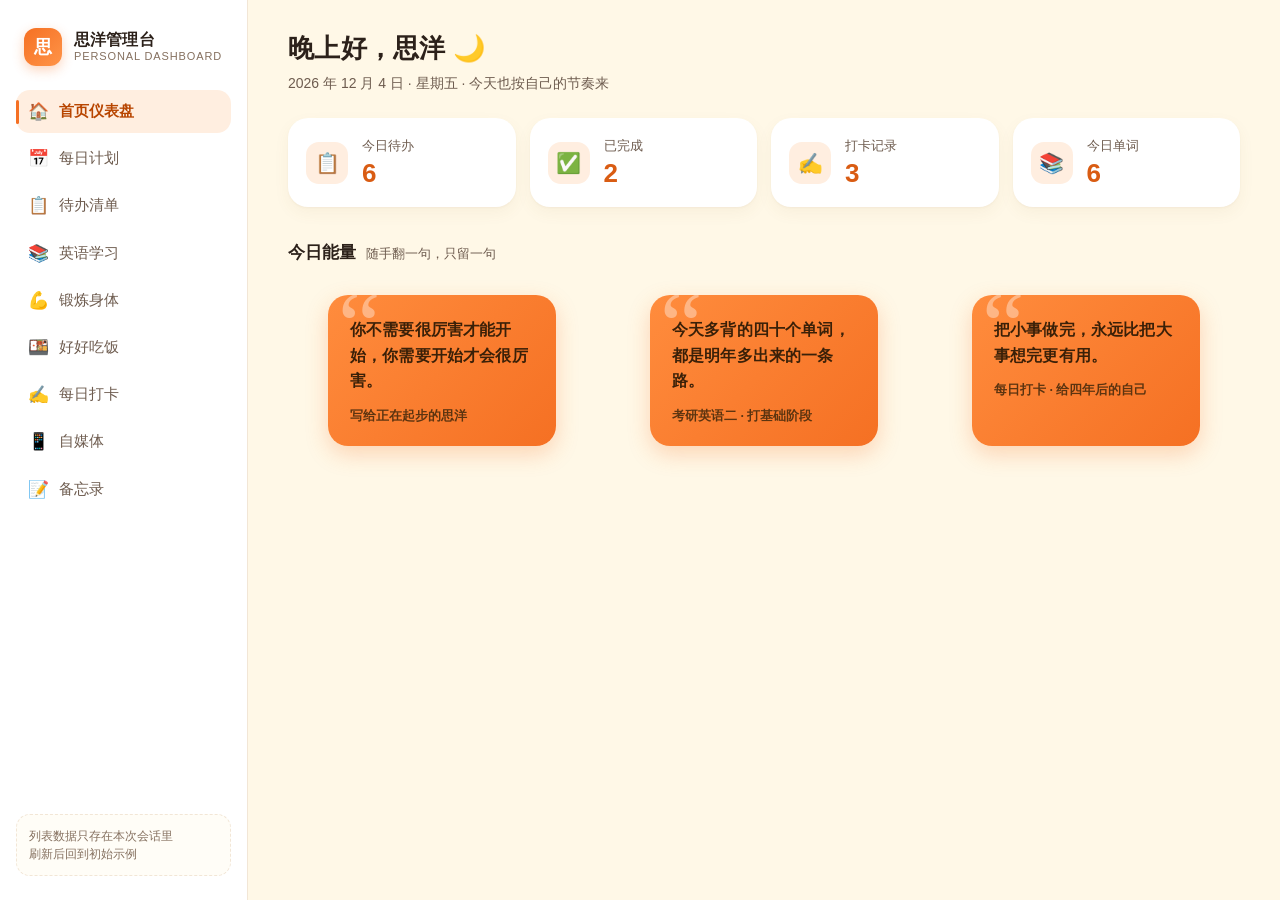
<file: legacy/index.html>
<!DOCTYPE html>
<html lang="zh-CN">
<head>
  <meta charset="UTF-8">
  <meta name="viewport" content="width=device-width, initial-scale=1, viewport-fit=cover">
  <meta name="theme-color" content="#FFF8E7">
  <title>思洋 · 个人管理台</title>
  <link rel="stylesheet" href="style.css">
</head>
<body>

  <!--
    桌面端：贴浏览器最左侧的固定导航（aside）
    移动端：同一套 DOM，靠 CSS 变成底部 tab 栏 —— 不写两份导航，避免状态不同步
  -->
  <aside class="sidebar">
    <div class="brand">
      <!-- 这里的名字是首屏兜底；app.js 的 init() 会用 OWNER 常量再同步一遍，
           以后改名只动 app.js 里那一行就够了 -->
      <span class="brand__mark" aria-hidden="true">思</span>
      <span class="brand__text">
        <strong>思洋管理台</strong>
        <em>Personal Dashboard</em>
      </span>
    </div>

    <nav class="nav" id="nav" aria-label="主导航">
      <button class="nav__item" type="button" data-page="home"      aria-current="false"><span class="nav__ico" aria-hidden="true">🏠</span><span class="nav__label">首页仪表盘</span></button>
      <button class="nav__item" type="button" data-page="plan"      aria-current="false"><span class="nav__ico" aria-hidden="true">📅</span><span class="nav__label">每日计划</span></button>
      <button class="nav__item" type="button" data-page="todo"      aria-current="false"><span class="nav__ico" aria-hidden="true">📋</span><span class="nav__label">待办清单</span></button>
      <button class="nav__item" type="button" data-page="english"   aria-current="false"><span class="nav__ico" aria-hidden="true">📚</span><span class="nav__label">英语学习</span></button>
      <button class="nav__item" type="button" data-page="fitness"   aria-current="false"><span class="nav__ico" aria-hidden="true">💪</span><span class="nav__label">锻炼身体</span></button>
      <button class="nav__item" type="button" data-page="meal"      aria-current="false"><span class="nav__ico" aria-hidden="true">🍱</span><span class="nav__label">好好吃饭</span></button>
      <button class="nav__item" type="button" data-page="checkin"   aria-current="false"><span class="nav__ico" aria-hidden="true">✍️</span><span class="nav__label">每日打卡</span></button>
      <button class="nav__item" type="button" data-page="media"     aria-current="false"><span class="nav__ico" aria-hidden="true">📱</span><span class="nav__label">自媒体</span></button>
      <button class="nav__item" type="button" data-page="memo"      aria-current="false"><span class="nav__ico" aria-hidden="true">📝</span><span class="nav__label">备忘录</span></button>
    </nav>

    <p class="sidebar__foot">列表数据只存在本次会话里<br>刷新后回到初始示例</p>
  </aside>

  <main class="main" id="main">

    <!-- ============ 1. 首页仪表盘 ============ -->
    <section class="page" data-page="home" hidden>
      <header class="page__head">
        <h1 class="page__title" id="greeting">你好，思洋</h1>
        <p class="page__sub" id="today">—</p>
      </header>

      <!-- 手机/窄屏 2 张，宽屏（≥1200px）自动补齐成 4 张 -->
      <div class="stats">
        <article class="card stat">
          <span class="stat__ico" aria-hidden="true">📋</span>
          <div class="stat__body">
            <p class="stat__label">今日待办</p>
            <p class="stat__value" id="stat-todo">0</p>
          </div>
        </article>
        <article class="card stat">
          <span class="stat__ico" aria-hidden="true">✅</span>
          <div class="stat__body">
            <p class="stat__label">已完成</p>
            <p class="stat__value" id="stat-done">0</p>
          </div>
        </article>
        <article class="card stat stat--extra">
          <span class="stat__ico" aria-hidden="true">✍️</span>
          <div class="stat__body">
            <p class="stat__label">打卡记录</p>
            <p class="stat__value" id="stat-checkin">0</p>
          </div>
        </article>
        <article class="card stat stat--extra">
          <span class="stat__ico" aria-hidden="true">📚</span>
          <div class="stat__body">
            <p class="stat__label">今日单词</p>
            <p class="stat__value" id="stat-word">0</p>
          </div>
        </article>
      </div>

      <h2 class="section__title">今日能量 <span class="section__hint">随手翻一句，只留一句</span></h2>
      <div class="quotes" id="quotes"></div>
    </section>

    <!-- ============ 2. 每日计划 ============ -->
    <section class="page" data-page="plan" hidden>
      <header class="page__head">
        <h1 class="page__title">📅 每日计划</h1>
        <p class="page__sub">把一天切成几段，每段只放一件事。</p>
      </header>

      <form class="form" data-form="plan" autocomplete="off">
        <label class="field">
          <span>时段</span>
          <input class="input" type="text" name="time" placeholder="08:00 – 09:40">
        </label>
        <label class="field field--wide">
          <span>要做的事</span>
          <input class="input" type="text" name="task" placeholder="例如：微积分（上）第二章习题">
        </label>
        <label class="field">
          <span>分类标签</span>
          <input class="input" type="text" name="tag" placeholder="上课 / 组织 / 考研">
        </label>
        <button class="btn btn--primary" type="submit">＋ 添加</button>
      </form>

      <ul class="list" id="list-plans"></ul>
    </section>

    <!-- ============ 3. 待办清单 ============ -->
    <section class="page" data-page="todo" hidden>
      <header class="page__head">
        <h1 class="page__title">📋 待办清单</h1>
        <p class="page__sub">勾掉一件，心里就轻一点。</p>
      </header>

      <h2 class="section__title">今日待办</h2>
      <form class="form" data-form="todo" autocomplete="off">
        <label class="field field--wide">
          <span>新增待办</span>
          <input class="input" type="text" name="text" placeholder="今天必须完成的一件事…">
        </label>
        <button class="btn btn--primary" type="submit">＋ 添加</button>
      </form>

      <ul class="list" id="list-todos"></ul>
    </section>

    <!-- ============ 4. 英语学习 ============ -->
    <section class="page" data-page="english" hidden>
      <header class="page__head">
        <h1 class="page__title">📚 英语学习</h1>
        <p class="page__sub">一天几个词，一年就是一座小仓库。</p>
      </header>

      <h2 class="section__title">今日单词</h2>
      <form class="form" data-form="word" autocomplete="off">
        <label class="field">
          <span>单词</span>
          <input class="input" type="text" name="word" placeholder="persist">
        </label>
        <label class="field">
          <span>音标（可选）</span>
          <input class="input" type="text" name="phonetic" placeholder="/pəˈsɪst/">
        </label>
        <label class="field field--wide">
          <span>释义</span>
          <input class="input" type="text" name="meaning" placeholder="v. 坚持；持续存在">
        </label>
        <button class="btn btn--primary" type="submit">＋ 添加</button>
      </form>

      <div class="grid grid--words" id="list-words"></div>
    </section>

    <!-- ============ 5. 锻炼身体 ============ -->
    <section class="page" data-page="fitness" hidden>
      <header class="page__head">
        <h1 class="page__title">💪 锻炼身体</h1>
        <p class="page__sub">先练起来，动作标准比重量重要。</p>
      </header>

      <h2 class="section__title">今日训练计划</h2>
      <form class="form" data-form="workout" autocomplete="off">
        <label class="field">
          <span>项目名称</span>
          <input class="input" type="text" name="name" placeholder="深蹲">
        </label>
        <label class="field field--sm">
          <span>时长（可选）</span>
          <input class="input" type="text" name="duration" placeholder="15 分钟">
        </label>
        <label class="field field--sm">
          <span>组数（可选）</span>
          <input class="input" type="text" name="sets" placeholder="4 组 × 15 次">
        </label>
        <label class="field field--wide">
          <span>备注 / 要领</span>
          <input class="input" type="text" name="note" placeholder="膝盖别内扣，起身呼气">
        </label>
        <button class="btn btn--primary" type="submit">＋ 添加</button>
      </form>

      <ul class="list" id="list-workouts"></ul>
    </section>

    <!-- ============ 6. 好好吃饭 ============ -->
    <section class="page" data-page="meal" hidden>
      <header class="page__head">
        <h1 class="page__title">🍱 好好吃饭</h1>
        <p class="page__sub">吃顺了，情绪和状态都会跟着稳。</p>
      </header>

      <h2 class="section__title">今日食谱</h2>
      <form class="form" data-form="meal" autocomplete="off">
        <label class="field field--sm">
          <span>餐次</span>
          <!-- datalist：可以点选常用餐次，也可以自己输入 -->
          <input class="input" type="text" name="meal" list="meal-options" placeholder="早餐">
          <datalist id="meal-options">
            <option value="早餐"></option>
            <option value="午餐"></option>
            <option value="晚餐"></option>
            <option value="加餐"></option>
          </datalist>
        </label>
        <label class="field field--wide">
          <span>菜单</span>
          <input class="input" type="text" name="menu" placeholder="杂粮饭 + 香煎鸡胸 + 西兰花">
        </label>
        <label class="field field--sm">
          <span>热量 kcal</span>
          <input class="input" type="number" name="kcal" min="0" step="10" placeholder="650">
        </label>
        <label class="field field--sm">
          <span>标签（可选）</span>
          <input class="input" type="text" name="tag" placeholder="减脂 / 高蛋白">
        </label>
        <button class="btn btn--primary" type="submit">＋ 添加</button>
      </form>

      <div class="grid grid--meals" id="list-meals"></div>
    </section>

    <!-- ============ 7. 每日打卡 ============ -->
    <section class="page" data-page="checkin" hidden>
      <header class="page__head">
        <h1 class="page__title">✍️ 每日打卡</h1>
        <p class="page__sub">不用写得好看，写得真实就行。</p>
      </header>

      <h2 class="section__title">写下一句今天的心情</h2>
      <form class="form" data-form="checkin" autocomplete="off">
        <label class="field field--wide">
          <span>今天的心情</span>
          <input class="input" type="text" name="text" placeholder="今天最想记住的一件小事…">
        </label>
        <button class="btn btn--primary" type="submit">✍️ 打卡</button>
      </form>

      <ul class="list" id="list-checkins"></ul>
    </section>

    <!-- ============ 8. 自媒体 ============ -->
    <section class="page" data-page="media" hidden>
      <header class="page__head">
        <h1 class="page__title">📱 自媒体</h1>
        <p class="page__sub">先稳定更新，再谈数据。</p>
      </header>

      <h2 class="section__title">内容创作</h2>
      <form class="form" data-form="media" autocomplete="off">
        <label class="field field--wide">
          <span>内容标题</span>
          <input class="input" type="text" name="title" placeholder="从零手写一个 Python 爬虫：完整链路">
        </label>
        <!-- 平台 / 状态用 select：值可控，后面才好做统计和颜色标记 -->
        <label class="field field--sm">
          <span>平台</span>
          <!-- 思洋实际在更的两个平台放前面，其余保留备用；
               改动这里要同步 app.js 里 renderMedia() 的 selectHtml 数组 -->
          <select class="input" name="platform">
            <option value="CSDN">CSDN</option>
            <option value="知乎">知乎</option>
            <option value="B站">B站</option>
            <option value="小红书">小红书</option>
            <option value="抖音">抖音</option>
            <option value="公众号">公众号</option>
          </select>
        </label>
        <label class="field field--sm">
          <span>状态</span>
          <select class="input" name="status">
            <option value="构思中">构思中</option>
            <option value="撰写中">撰写中</option>
            <option value="已发布">已发布</option>
          </select>
        </label>
        <label class="field field--sm">
          <span>浏览量</span>
          <input class="input" type="number" name="views" min="0" step="100" placeholder="0">
        </label>
        <button class="btn btn--primary" type="submit">＋ 添加</button>
      </form>

      <ul class="list" id="list-media"></ul>
    </section>

    <!-- ============ 9. 备忘录 ============ -->
    <section class="page" data-page="memo" hidden>
      <header class="page__head">
        <h1 class="page__title">📝 备忘录</h1>
        <p class="page__sub">脑子用来想事，不用来记时间。</p>
      </header>

      <h2 class="section__title">小本本</h2>
      <form class="form" data-form="memo" autocomplete="off">
        <label class="field field--sm">
          <span>时间</span>
          <input class="input" type="datetime-local" name="time">
        </label>
        <label class="field field--wide">
          <span>备忘内容</span>
          <input class="input" type="text" name="text" placeholder="把《入党申请书》交给团支书">
        </label>
        <button class="btn btn--primary" type="submit">＋ 添加</button>
      </form>

      <ul class="list" id="list-memos"></ul>
    </section>

  </main>

  <!-- 轻量操作反馈，避免"点了没反应" -->
  <div class="toast" id="toast" role="status" aria-live="polite"></div>

  <script src="app.js"></script>
</body>
</html>
</file>
<file: legacy/style.css>
/* =========================================================
   思洋 · 个人管理台 —— 样式表
   ---------------------------------------------------------
   视觉基调：米黄底 #FFF8E7 + 主橙 #F57023 + 白色大圆角卡片
   间距刻度：4 / 8 / 12 / 16 / 24 / 32 / 48（不随手写 13px、17px）
   断点：1200px 统计卡 2→4 ｜ 1024px 语录卡横排 ｜ 880px 导航落到底部 ｜ 560px 行内容换行
   ========================================================= */

:root {
  /* 颜色：主色 1 + 强调（同色深阶）+ 中性色若干，总共不超过三种色相 */
  --bg:            #FFF8E7;
  --surface:       #FFFFFF;
  --surface-soft:  #FFFDF7;
  --primary:       #F57023;
  --primary-strong:#D95C13;
  --primary-soft:  #FFEEE0;
  /* 小字号专用深阶：12~14px 的文字压在主色上是达不到 AA（4.5:1）的，
     所以小字改用这几个更深的值；大号数字/按钮仍用上面品牌色 */
  --primary-ink:   #B84500;

  --ink:           #2C211A;   /* 正文，对白底对比度 ≈ 13:1，远超 AA */
  --ink-2:         #6E5C4F;   /* 次要文字 */
  --ink-3:         #85705F;   /* 占位/补充文字（原 #A08D7E 对米黄底只有 3:1，偏浅） */
  --line:          #F2E6D6;

  --ok:    #2E9E6B;
  --ok-ink:   #1B7A4B;
  --warn:  #C98A0E;
  --warn-ink: #8A5A00;
  --idea:  #8C7A6B;
  --idea-ink: #6B5A4A;
  --danger:#E2494E;

  /* 圆角与阴影：卡片走大圆角 + 轻阴影，靠留白而不是描边做分区 */
  --radius-lg: 20px;
  --radius-md: 14px;
  --radius-sm: 10px;
  --shadow-sm: 0 1px 2px rgba(140, 95, 55, .05), 0 6px 16px rgba(140, 95, 55, .06);
  --shadow-md: 0 10px 30px rgba(140, 95, 55, .14);

  --sidebar-w: 248px;
}

* { box-sizing: border-box; }

html, body { margin: 0; padding: 0; }

body {
  min-height: 100vh;
  background: var(--bg);
  color: var(--ink);
  font-size: 15px;
  line-height: 1.6;
  /* 系统默认中文字体：不加载外部字体，离线双击也能正常显示 */
  font-family: -apple-system, BlinkMacSystemFont, "Segoe UI", "PingFang SC",
               "Hiragino Sans GB", "Microsoft YaHei", "Noto Sans SC", sans-serif;
  -webkit-font-smoothing: antialiased;
  text-rendering: optimizeLegibility;
}

/* 统一焦点样式：键盘用户必须看得见自己在哪 */
:focus-visible {
  outline: 2px solid var(--primary);
  outline-offset: 2px;
  border-radius: var(--radius-sm);
}

/* =========================================================
   一、骨架：左固定导航 + 右主内容
   ========================================================= */
.sidebar {
  position: fixed;
  left: 0; top: 0; bottom: 0;      /* 紧贴浏览器左边缘，不居中、不套手机壳 */
  width: var(--sidebar-w);
  display: flex;
  flex-direction: column;
  gap: 20px;
  padding: 24px 16px;
  background: var(--surface);
  border-right: 1px solid var(--line);
  z-index: 20;
}

.main {
  margin-left: var(--sidebar-w);   /* 主内容占满剩余空间 */
  padding: 32px 40px 56px;
  min-height: 100vh;
}

/* 内容宽度上限：宽屏下避免一行文字被拉得过长，影响阅读 */
.page {
  max-width: 1120px;
  margin: 0 auto;
}
.page[hidden] { display: none !important; }

/* 页面切换淡入：只解释"内容换了"，不做炫技 */
.page.is-enter { animation: pageIn .26s cubic-bezier(.22, .8, .3, 1) both; }
@keyframes pageIn {
  from { opacity: 0; transform: translateY(8px); }
  to   { opacity: 1; transform: none; }
}

/* ---------- 品牌区 ---------- */
.brand {
  display: flex;
  align-items: center;
  gap: 12px;
  padding: 4px 8px;
}
.brand__mark {
  flex: 0 0 auto;
  width: 38px; height: 38px;
  display: grid; place-items: center;
  border-radius: 12px;
  background: linear-gradient(135deg, var(--primary), #FF9448);
  color: #fff;
  font-size: 18px;
  font-weight: 700;
  box-shadow: 0 4px 12px rgba(245, 112, 35, .3);
}
.brand__text { display: flex; flex-direction: column; line-height: 1.25; }
.brand__text strong { font-size: 15.5px; letter-spacing: .01em; }
.brand__text em {
  font-style: normal;
  font-size: 11px;
  letter-spacing: .08em;
  text-transform: uppercase;
  color: var(--ink-3);
}

/* ---------- 导航 ---------- */
.nav {
  display: flex;
  flex-direction: column;
  gap: 4px;
  overflow-y: auto;          /* 窄高度屏幕下导航自己滚，不顶破布局 */
  overflow-x: hidden;
  padding-bottom: 4px;
}
.nav::-webkit-scrollbar { width: 6px; }
.nav::-webkit-scrollbar-thumb { background: var(--line); border-radius: 99px; }

.nav__item {
  position: relative;
  display: flex;
  align-items: center;
  gap: 10px;
  /* 不给 width:100%：桌面端靠 column 容器的 stretch 铺满即可，
     写了 100% 会被移动端继承，导致底部每个 tab 占满整屏宽 */
  padding: 10px 12px;
  border: 0;
  border-radius: var(--radius-md);
  background: transparent;
  color: var(--ink-2);
  font: inherit;
  font-size: 14.5px;
  text-align: left;
  cursor: pointer;
  transition: background .18s ease, color .18s ease;
}
.nav__item:hover { background: var(--primary-soft); color: var(--ink); }
.nav__ico { font-size: 17px; line-height: 1; }

/* 选中态：橙色文字 + 浅橙底 + 左侧短竖条（三重信号，不只靠颜色） */
.nav__item.is-active {
  background: var(--primary-soft);
  color: var(--primary-ink);
  font-weight: 700;
}
.nav__item.is-active::before {
  content: "";
  position: absolute;
  left: 0; top: 22%; bottom: 22%;
  width: 3px;
  border-radius: 99px;
  background: var(--primary);
}

.sidebar__foot {
  margin: auto 0 0;          /* 顶到底部 */
  padding: 12px;
  border-radius: var(--radius-md);
  background: var(--surface-soft);
  border: 1px dashed var(--line);
  color: var(--ink-3);
  font-size: 12px;
  line-height: 1.5;
}

/* =========================================================
   二、通用组件
   ========================================================= */
.page__head { margin-bottom: 24px; }
.page__title {
  margin: 0 0 6px;
  font-size: 26px;
  line-height: 1.3;
  letter-spacing: .01em;
}
.page__sub { margin: 0; color: var(--ink-2); font-size: 14px; }

.section__title {
  display: flex;
  align-items: baseline;
  gap: 10px;
  margin: 32px 0 14px;
  font-size: 17px;
}
.section__hint { font-size: 12.5px; font-weight: 400; color: var(--ink-2); }

.card {
  background: var(--surface);
  border-radius: var(--radius-lg);
  box-shadow: var(--shadow-sm);
}

/* ---------- 表单 ---------- */
.form {
  display: flex;
  flex-wrap: wrap;
  align-items: flex-end;
  gap: 12px;
  padding: 16px 18px;
  margin-bottom: 18px;
  background: var(--surface);
  border-radius: var(--radius-lg);
  box-shadow: var(--shadow-sm);
}
.field {
  display: flex;
  flex-direction: column;
  gap: 6px;
  flex: 1 1 170px;
  min-width: 0;
}
.field--wide { flex: 2 1 240px; }
.field--sm   { flex: 1 1 130px; }
.field > span {
  font-size: 12.5px;
  font-weight: 600;
  color: var(--ink-2);      /* 是"标签"不是"提示"，用次要文字色而不是浅灰 */
  letter-spacing: .02em;
}

.input {
  width: 100%;
  padding: 10px 12px;
  border: 1px solid var(--line);
  border-radius: var(--radius-md);
  background: var(--surface-soft);
  color: var(--ink);
  font: inherit;
  font-size: 14.5px;
  transition: border-color .16s ease, box-shadow .16s ease, background .16s ease;
}
.input::placeholder { color: var(--ink-3); }
.input:hover { border-color: #E6D5C0; }
.input:focus {
  outline: none;
  border-color: var(--primary);
  background: var(--surface);
  box-shadow: 0 0 0 3px rgba(245, 112, 35, .14);
}
select.input { cursor: pointer; }
input[type="datetime-local"].input { cursor: text; }

/* ---------- 按钮：hover 缩放，press 回落，反馈明确 ---------- */
.btn {
  display: inline-flex;
  align-items: center;
  justify-content: center;
  gap: 6px;
  padding: 10px 18px;
  border: 1px solid transparent;
  border-radius: var(--radius-md);
  font: inherit;
  font-size: 14.5px;
  font-weight: 700;
  cursor: pointer;
  white-space: nowrap;
  transition: transform .16s cubic-bezier(.2, .8, .3, 1),
              background .16s ease, color .16s ease,
              border-color .16s ease, box-shadow .16s ease;
}
.btn:active { transform: scale(.97); }

.btn--primary {
  background: var(--primary);
  color: #fff;
  box-shadow: 0 4px 12px rgba(245, 112, 35, .28);
}
.btn--primary:hover {
  background: var(--primary-strong);
  transform: scale(1.04);
  box-shadow: 0 8px 20px rgba(245, 112, 35, .34);
}

.btn--ghost {
  background: var(--surface);
  border-color: var(--line);
  color: var(--ink-2);
  font-weight: 600;
}
.btn--ghost:hover {
  transform: scale(1.04);
  border-color: var(--primary);
  color: var(--primary-ink);
}

.btn--sm { padding: 7px 12px; font-size: 13px; border-radius: var(--radius-sm); }

.btn--danger:hover { border-color: var(--danger); color: var(--danger); background: #FFF6F6; }
/* 删除的二次确认：按钮自身变成红色确认态，不弹系统弹窗 */
.btn--danger[data-armed="1"] {
  background: var(--danger);
  border-color: var(--danger);
  color: #fff;
}

/* ---------- 列表行（计划 / 待办 / 锻炼 / 打卡 / 自媒体 / 备忘录） ---------- */
.list {
  display: flex;
  flex-direction: column;
  gap: 10px;
  margin: 0;
  padding: 0;
  list-style: none;
}
.row {
  display: flex;
  align-items: center;
  gap: 14px;
  padding: 14px 16px;
  background: var(--surface);
  border: 1px solid transparent;
  border-radius: var(--radius-md);
  box-shadow: var(--shadow-sm);
  transition: box-shadow .2s ease, border-color .2s ease;
}
.row:hover { box-shadow: var(--shadow-md); }

.row__time {
  flex: 0 0 118px;
  font-size: 14px;
  font-weight: 700;
  color: var(--primary-ink);
  font-variant-numeric: tabular-nums;   /* 数字等宽，多行对齐 */
}
.row__main { flex: 1 1 auto; min-width: 0; word-break: break-word; }
.row__meta { flex: 0 0 auto; font-size: 12.5px; color: var(--ink-3); }
.row__actions {
  flex: 0 0 auto;
  display: flex;
  gap: 8px;
}

/* 编辑态：整行就地变成输入框，保存/取消在同一位置 */
.row--edit { align-items: flex-start; flex-wrap: wrap; background: #FFFBF4; border-color: #F7DFC6; }
.row__fields { display: flex; flex: 1 1 260px; flex-wrap: wrap; gap: 10px; min-width: 0; }
.row__fields > .input { flex: 1 1 130px; }

/* 标签 / 状态 / 数值 */
.tag {
  flex: 0 0 auto;
  padding: 3px 11px;
  border-radius: 999px;
  background: var(--primary-soft);
  color: var(--primary-ink);
  font-size: 12.5px;
  font-weight: 700;
  white-space: nowrap;
}
.tag--plain { background: #F4F1EC; color: var(--ink-2); font-weight: 600; }
.views {
  flex: 0 0 auto;
  font-size: 13px;
  color: var(--ink-2);
  font-variant-numeric: tabular-nums;
  white-space: nowrap;
}
.status {
  flex: 0 0 auto;
  padding: 3px 11px;
  border-radius: 999px;
  font-size: 12.5px;
  font-weight: 700;
  white-space: nowrap;
}
.status--done  { background: #E8F6EF; color: var(--ok-ink); }
.status--doing { background: #FBEFD3; color: var(--warn-ink); }
.status--idea  { background: #F2F0ED; color: var(--idea-ink); }

/* 序号圆点（锻炼列表） */
.idx {
  flex: 0 0 26px;
  height: 26px;
  display: grid;
  place-items: center;
  border-radius: 50%;
  background: var(--primary-soft);
  color: var(--primary-ink);
  font-size: 12.5px;
  font-weight: 700;
}
.metrics { display: flex; flex: 0 0 auto; gap: 8px; }
.metric {
  padding: 3px 10px;
  border-radius: 999px;
  background: #F7F4EF;
  color: var(--ink-2);
  font-size: 12.5px;
  font-variant-numeric: tabular-nums;
  white-space: nowrap;
}
.muted { color: var(--ink-3); font-size: 13px; }

/* ---------- 复选框（待办） ---------- */
.check {
  position: relative;
  flex: 0 0 auto;
  display: inline-flex;
  cursor: pointer;
}
.check input {
  width: 20px; height: 20px;
  margin: 0;
  accent-color: var(--primary);   /* 原生控件直接染成主色，省掉自定义绘制的坑 */
  cursor: pointer;
}
.todo__text { transition: color .18s ease; }
/* 勾选后：文字变灰 + 删除线 */
.todo.is-done { background: #FCFAF6; }
.todo.is-done .todo__text { color: var(--ink-3); text-decoration: line-through; }

/* ---------- 卡片网格（单词 / 食谱） ---------- */
.grid { display: grid; gap: 14px; }
.grid--words { grid-template-columns: repeat(auto-fill, minmax(190px, 1fr)); }
.grid--meals { grid-template-columns: repeat(auto-fill, minmax(240px, 1fr)); }

.tile {
  display: flex;
  flex-direction: column;
  gap: 12px;
  padding: 16px 18px;
  border-radius: var(--radius-lg);
  background: var(--surface);
  border: 1px solid transparent;
  box-shadow: var(--shadow-sm);
  transition: box-shadow .2s ease, transform .2s ease, border-color .2s ease;
}
.tile:hover { box-shadow: var(--shadow-md); transform: translateY(-2px); }
.tile--edit { background: #FFFBF4; border-color: #F7DFC6; transform: none; }
.tile__body { display: flex; flex-direction: column; gap: 6px; flex: 1 1 auto; min-width: 0; }
.tile__top { display: flex; align-items: baseline; justify-content: space-between; gap: 10px; }
.tile__title { margin: 0; font-size: 17px; font-weight: 700; word-break: break-word; }
.tile__phonetic {
  margin: 0;
  font-size: 13px;
  color: var(--primary-ink);
  font-family: "Segoe UI", "PingFang SC", "Microsoft YaHei", sans-serif;
}
.tile__desc { margin: 0; font-size: 14px; color: var(--ink-2); word-break: break-word; }
/* 卡片正文是 column flex，标签默认会被拉伸成一整行宽 —— 让它贴左按内容收窄 */
.tile__body > .tag { align-self: flex-start; }
/* 卡片右下角放编辑/删除 */
.tile > .row__actions { align-self: flex-end; }

.kcal {
  flex: 0 0 auto;
  padding: 3px 10px;
  border-radius: 999px;
  background: var(--primary-soft);
  color: var(--primary-ink);
  font-size: 12.5px;
  font-weight: 700;
  font-variant-numeric: tabular-nums;
  white-space: nowrap;
}

/* ---------- 首页统计卡 ---------- */
.stats { display: grid; grid-template-columns: repeat(2, minmax(0, 1fr)); gap: 14px; }
.stat {
  display: flex;
  align-items: center;
  gap: 14px;
  padding: 18px;
}
.stat__ico {
  flex: 0 0 42px;
  height: 42px;
  display: grid;
  place-items: center;
  border-radius: 13px;
  background: var(--primary-soft);
  font-size: 20px;
}
.stat__body { min-width: 0; }
.stat__label { margin: 0; font-size: 13px; color: var(--ink-2); }
.stat__value {
  margin: 2px 0 0;
  font-size: 26px;
  font-weight: 700;
  line-height: 1.15;
  color: var(--primary-strong);
  font-variant-numeric: tabular-nums;
}
/* 第 3、4 张卡在窄屏隐藏，≥1200px 才出现 —— 对应"2 张自动变 4 张" */
.stat--extra { display: none; }

/* ---------- 首页语录卡 ---------- */
/* 底色保持"有活力的橙"，但正文改用深棕：白字压在 #F57023 上只有 2.9:1，
   深棕 #3A2008 则有 5.2:1，既保住橙色又读得清 */
.quotes { display: grid; gap: 14px; }
.quote {
  position: relative;
  overflow: hidden;
  padding: 22px 22px 20px;
  border-radius: var(--radius-lg);
  background: linear-gradient(135deg, #FF8C3D 0%, #F57023 100%);
  color: #3A2008;
  box-shadow: 0 8px 22px rgba(245, 112, 35, .26);
  transition: transform .2s ease, box-shadow .2s ease;
}
.quote:hover { transform: translateY(-3px); box-shadow: 0 14px 30px rgba(245, 112, 35, .32); }
/* 引号装饰：大号白色半透明，只做层次，不承载信息 */
.quote::before {
  content: "\201C";
  position: absolute;
  top: -18px;
  left: 10px;
  font-size: 96px;
  line-height: 1;
  font-family: Georgia, "Times New Roman", serif;
  color: rgba(255, 255, 255, .38);
  pointer-events: none;
}
.quote__text {
  position: relative;
  margin: 0;
  font-size: 15.5px;
  font-weight: 700;
  line-height: 1.65;
  letter-spacing: .01em;
}
.quote__from {
  position: relative;
  margin: 12px 0 0;
  font-size: 12.5px;
  font-weight: 600;
  color: #5C3410;
}

/* ---------- 空状态：列表没内容时给一句人话，而不是空白 ---------- */
.empty {
  display: flex;
  align-items: center;
  gap: 10px;
  padding: 26px 18px;
  border: 1px dashed var(--line);
  border-radius: var(--radius-lg);
  background: rgba(255, 255, 255, .6);
  color: var(--ink-3);
  font-size: 14px;
}
/* 空状态出现在卡片网格里时，横跨整行而不是挤在第一格 */
.grid > .empty { grid-column: 1 / -1; }

/* ---------- 轻提示 ---------- */
.toast {
  position: fixed;
  left: 50%;
  bottom: 32px;
  z-index: 90;
  padding: 10px 20px;
  border-radius: 999px;
  background: #2C211A;
  color: #fff;
  font-size: 14px;
  box-shadow: 0 10px 28px rgba(44, 33, 26, .28);
  opacity: 0;
  transform: translate(-50%, 16px);
  pointer-events: none;
  transition: opacity .2s ease, transform .2s ease;
}
.toast.is-on { opacity: 1; transform: translate(-50%, 0); }

/* =========================================================
   三、响应式
   ========================================================= */

/* ≥1200px：统计卡补齐 4 张 */
@media (min-width: 1200px) {
  .stats { grid-template-columns: repeat(4, minmax(0, 1fr)); }
  .stat--extra { display: flex; }
}

/* ≥1024px：语录卡横排成一行 */
@media (min-width: 1024px) {
  .quotes { grid-template-columns: repeat(3, minmax(0, 1fr)); }
}

/* ≤1100px：收窄主内容留白，把空间还给内容 */
@media (max-width: 1100px) {
  .main { padding: 28px 24px 48px; }
}

/* ≤880px：导航从左侧落到屏幕底部，变成 tab 栏 */
@media (max-width: 880px) {
  .sidebar {
    top: auto;
    left: 0; right: 0; bottom: 0;
    width: 100%;
    flex-direction: row;
    gap: 0;
    padding: 6px 0 calc(6px + env(safe-area-inset-bottom));  /* 避开 iPhone 底部横条 */
    border-right: 0;
    border-top: 1px solid var(--line);
    box-shadow: 0 -6px 22px rgba(140, 95, 55, .10);
  }
  .brand, .sidebar__foot { display: none; }

  .nav {
    flex-direction: row;
    align-items: stretch;
    gap: 2px;
    width: 100%;
    padding: 0 8px;
    overflow-x: auto;                 /* 9 项放不下时横向滚动，而不是挤成一条线 */
    overflow-y: hidden;
    scroll-snap-type: x proximity;
    -webkit-overflow-scrolling: touch;
    scrollbar-width: none;
  }
  .nav::-webkit-scrollbar { display: none; }

  .nav__item {
    flex: 0 0 auto;
    flex-direction: column;
    align-items: center;
    justify-content: center;
    gap: 2px;
    min-width: 76px;                  /* 够放 5 个字（"首页仪表盘"），不够就横向滑 */
    padding: 6px 8px;
    font-size: 11px;
    line-height: 1.25;
    text-align: center;
    scroll-snap-align: center;
  }
  .nav__ico { font-size: 19px; }
  .nav__label { white-space: nowrap; }
  .nav__item.is-active::before { display: none; }

  .main {
    margin-left: 0;
    padding: 20px 16px calc(88px + env(safe-area-inset-bottom));  /* 给底部 tab 栏留位置 */
  }
  .page__title { font-size: 22px; }
  .toast { bottom: calc(84px + env(safe-area-inset-bottom)); }
}

/* ≤560px：表单竖排，列表行折成"标签行 + 正文行"两段 */
@media (max-width: 560px) {
  .form { flex-direction: column; align-items: stretch; padding: 14px; }
  .field, .field--wide, .field--sm { flex: 1 1 auto; }
  .form > .btn { width: 100%; }

  .row { flex-wrap: wrap; gap: 10px 12px; padding: 12px 14px; }
  .row__time, .idx, .tag, .status, .metrics, .views, .row__meta { order: 1; }
  .row__time { flex: 0 0 auto; font-size: 13px; }
  .row__actions { order: 2; margin-left: auto; }
  .row__main { order: 3; flex: 1 1 100%; }
  .row--edit .row__fields { flex: 1 1 100%; }

  .grid--words, .grid--meals { grid-template-columns: 1fr; }
  .stat__value { font-size: 23px; }

  /* 待办要"复选框贴着文字"，不能让勾选框孤零零待在上一行右上方 */
  .todo .check { order: 1; }
  .todo .row__main { order: 2; flex: 1 1 auto; }
  .todo .row__actions { order: 3; flex: 1 1 100%; justify-content: flex-end; }
}

/* 动效偏好：系统开了"减少动态效果"就全部关掉 */
@media (prefers-reduced-motion: reduce) {
  *, *::before, *::after {
    animation-duration: .01ms !important;
    animation-iteration-count: 1 !important;
    transition-duration: .01ms !important;
    scroll-behavior: auto !important;
  }
  .btn:hover, .tile:hover, .quote:hover { transform: none; }
}
</file>
